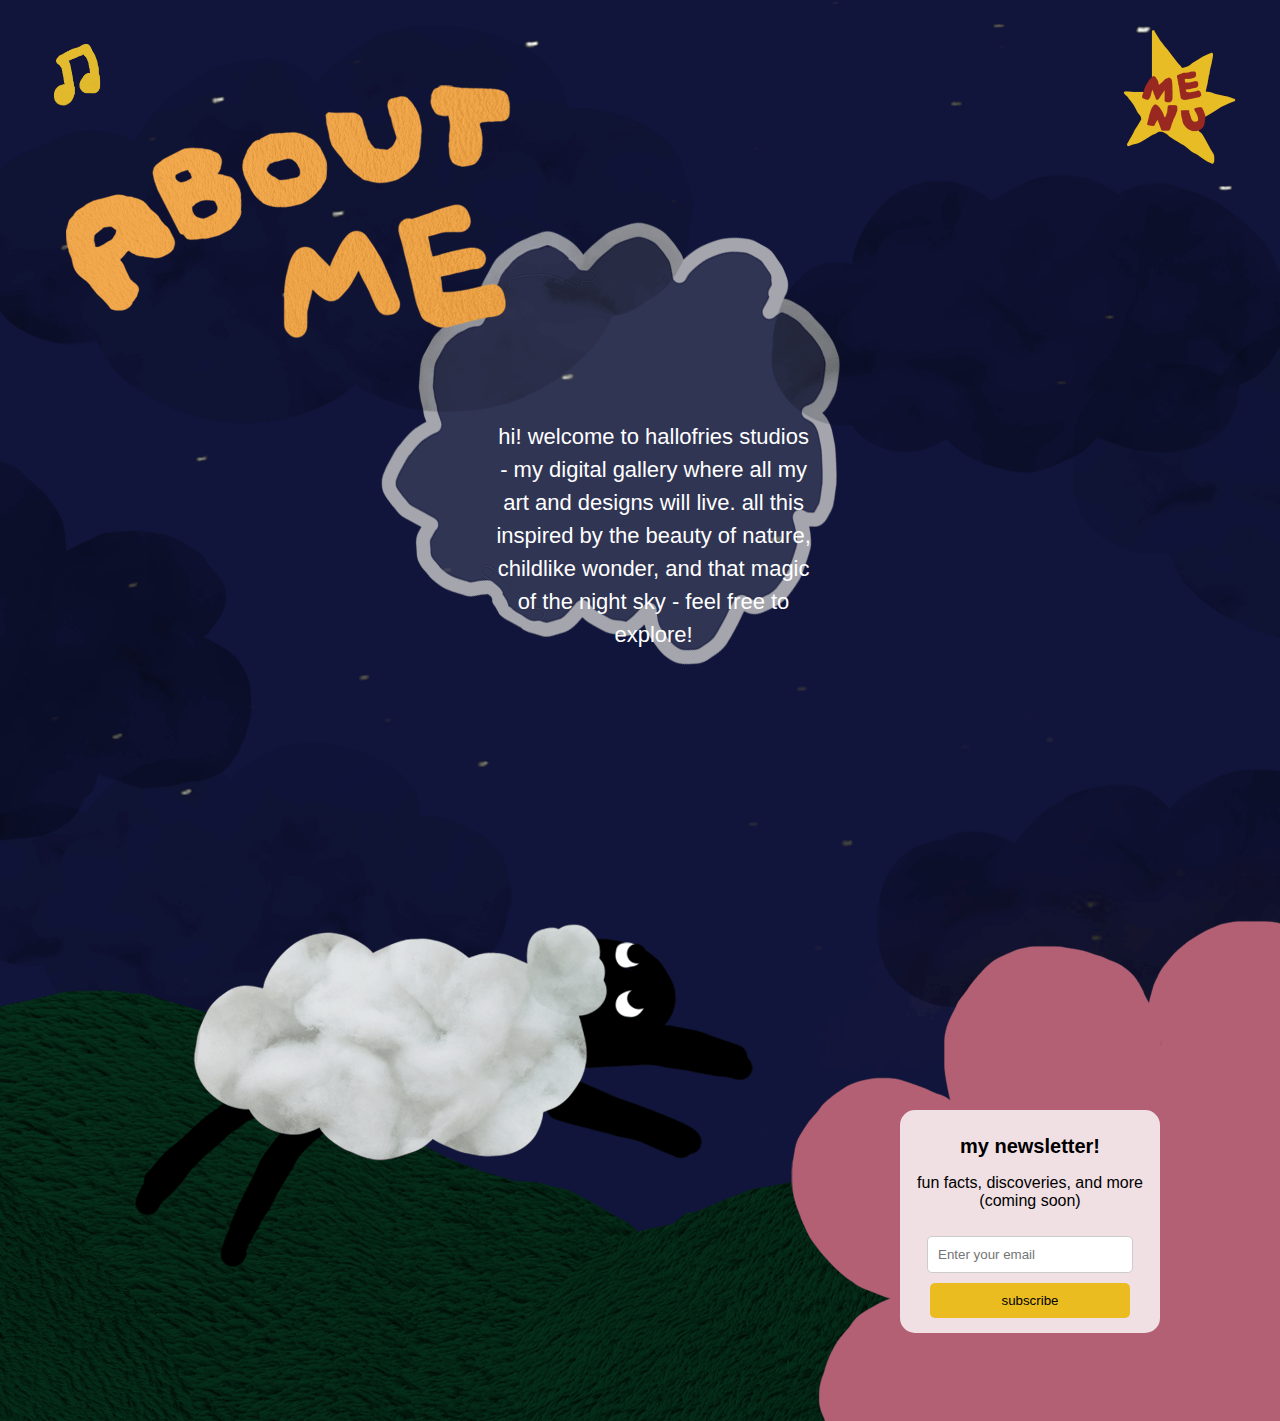
<file: aboutme.html>
<!DOCTYPE html>
<html lang="en">
<head>
    <meta charset="UTF-8">
    <meta name="viewport" content="width=device-width, initial-scale=1.0">
    <title>about</title>
    <link rel="stylesheet" href="aboutme.css">
    <link rel="icon" type="image/png" sizes="16x16" href="image/favicon-16.png">
<link rel="icon" type="image/png" sizes="32x32" href="image/favicon-32x32.png">
<link rel="icon" type="image/x-icon" href="image/favicon.ico">
<link rel="apple-touch-icon" href="image/apple-touch-icon.png">
<link rel="manifest" href="image/site.webmanifest">
</head>
<body>
    <div class="content">
        <p>hi! welcome to hallofries studios - my digital gallery where all my art and designs will live. all this inspired by the beauty of nature, childlike wonder, and that magic of the night sky - feel free to explore!</p>
    </div>

    <input type="checkbox" id="menu-toggle">
    <label class="toggle-button" for="menu-toggle">
        <img src="image/menu2.png" alt="Menu">
    </label>

    <div class="overlay-menu"></div>

    <div class="menu-item" id="home">
        <a href="index.html">
            <img src="image/home.png" alt="Home">
        </a>
    </div>

    <div class="menu-item" id="about">
        <a href="aboutme.html">
            <img src="image/about.png" alt="About">
        </a>
    </div>
    <div class="menu-item" id="portfolio">
        <a href="portf.html">
            <img src="image/portfolio.png" alt="Portfolio">
        </a>
    </div>
    <div class="menu-item" id="contact">
        <a href="contactme.html">
            <img src="image/contact.png" alt="Contact">
        </a>
    </div>


    <div class="sign-up-container">
        <h4>my newsletter!</h4>
        <p>fun facts, discoveries, and more (coming soon) </p>
        <form action="#">
            <input type="email" placeholder="Enter your email" required>
            <button type="submit">subscribe</button>
        </form>
    </div>

    <audio id="backgroundMusic" loop>
        <source src="image/night ambiance.mp3" type="audio/mpeg">
    </audio>

       <!-- Background music (planet.mp3) -->
     <audio id="backgroundMusic" loop>
        <source src="image/planet.mp3" type="audio/mpeg">
    </audio>

    <!-- Volume button with custom PNG -->
    <img src="image/musicnote.png" alt="Volume Button" id="volumeButton" />

    <script>
        document.addEventListener("DOMContentLoaded", function () {
            const backgroundMusic = document.getElementById("backgroundMusic");
            const volumeButton = document.getElementById("volumeButton");
            let isMuted = false;

            // Function to start background music
            function startMusic() {
                backgroundMusic.volume = 0.4;  // Set the volume of background music
                backgroundMusic.loop = true;   // Loop the background music
                backgroundMusic.play().then(() => {
                    console.log("Background music playing");
                }).catch(err => {
                    console.warn("Autoplay blocked or failed:", err);
                    alert("Please click on the page to play the background music.");
                });
            }

            // Play background music after the first user click
            document.body.addEventListener("click", () => {
                startMusic();
            }, { once: true });

            // Toggle volume (mute/unmute) when clicking the volume button
            volumeButton.addEventListener("click", () => {
                isMuted = !isMuted;
                backgroundMusic.muted = isMuted;
                
                // Change the image based on the mute status
                if (isMuted) {
                    volumeButton.src = 'image/musicnote-muted.png'; // Muted image
                } else {
                    volumeButton.src = 'image/musicnote.png'; // Unmuted image
                }
            });
        });
    </script>
       
    
</body>
</html>
</file>
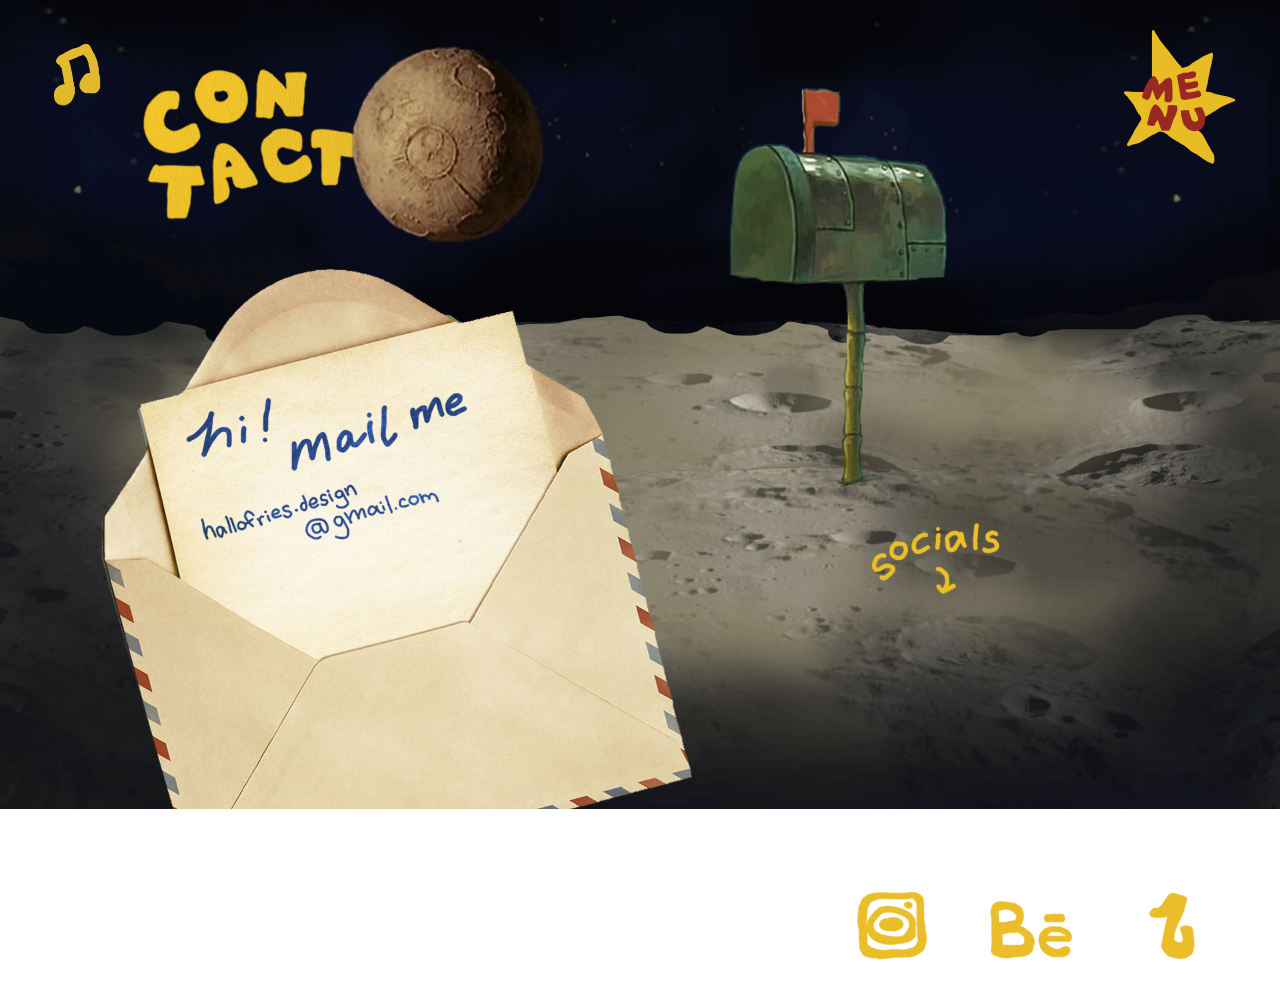
<file: contactme.html>
<!DOCTYPE html>
<html lang="en">
<head>
    <meta charset="UTF-8">
    <meta name="viewport" content="width=device-width, initial-scale=1.0">
    <title>contact</title>
    <link rel="stylesheet" href="contactme.css">
    <link rel="icon" type="image/png" sizes="16x16" href="image/favicon-16.png">
<link rel="icon" type="image/png" sizes="32x32" href="image/favicon-32x32.png">
<link rel="icon" type="image/x-icon" href="image/favicon.ico">
<link rel="apple-touch-icon" href="image/apple-touch-icon.png">
<link rel="manifest" href="image/site.webmanifest">
</head>

<body>
    <div class="moonmeteor"></div>

    <div class="social-media">
        <a href="https://www.instagram.com/cone01879/" target="_blank">
            <img src="image/instagram.png" alt="Instagram">
        </a>
        <a href="https://www.behance.net/hallofries" target="_blank">
            <img src="image/behance.png" alt="Behance">
        </a>
        <a href="https://www.tiktok.com/@hallofries" target="_blank">
            <img src="image/tiktok.png" alt="TikTok">
        </a>
    </div>

    <!-- MENIUUUUUU  -->

    <input type="checkbox" id="menu-toggle">
    <label for="menu-toggle" class="toggle-button">
        <img src="image/menu2.png" alt="Menu">
    </label>

    <div class="overlay"></div>

    <div class="menu-item" id="home">
        <a href="index.html">
            <img src="image/home.png" alt="Home">
        </a>
    </div>
    <div class="menu-item" id="about">
        <a href="aboutme.html">
            <img src="image/about.png" alt="About">
        </a>
    </div>
    <div class="menu-item" id="portfolio">
        <a href="portf.html">
            <img src="image/portfolio.png" alt="Portfolio">
        </a>
    </div>
    <div class="menu-item" id="contact">
        <a href="contactme.html">
            <img src="image/contact.png" alt="Contact">
        </a>
    </div>

     <!-- Background music (planet.mp3) -->
     <audio id="backgroundMusic" loop>
        <source src="image/planet.mp3" type="audio/mpeg">
    </audio>

    <!-- Volume button with custom PNG -->
    <img src="image/musicnote.png" alt="Volume Button" id="volumeButton" />

    <script>
        document.addEventListener("DOMContentLoaded", function () {
            const backgroundMusic = document.getElementById("backgroundMusic");
            const volumeButton = document.getElementById("volumeButton");
            let isMuted = false;

            // Function to start background music
            function startMusic() {
                backgroundMusic.volume = 0.3;  // Set the volume of background music
                backgroundMusic.loop = true;   // Loop the background music
                backgroundMusic.play().then(() => {
                    console.log("Background music playing");
                }).catch(err => {
                    console.warn("Autoplay blocked or failed:", err);
                    alert("Please click on the page to play the background music.");
                });
            }

            // Play background music after the first user click
            document.body.addEventListener("click", () => {
                startMusic();
            }, { once: true });

            // Toggle volume (mute/unmute) when clicking the volume button
            volumeButton.addEventListener("click", () => {
                isMuted = !isMuted;
                backgroundMusic.muted = isMuted;
                
                // Change the image based on the mute status
                if (isMuted) {
                    volumeButton.src = 'image/musicnote-muted.png'; // Muted image
                } else {
                    volumeButton.src = 'image/musicnote.png'; // Unmuted image
                }
            });
        });
    </script>
    
</body>
</html>
</file>
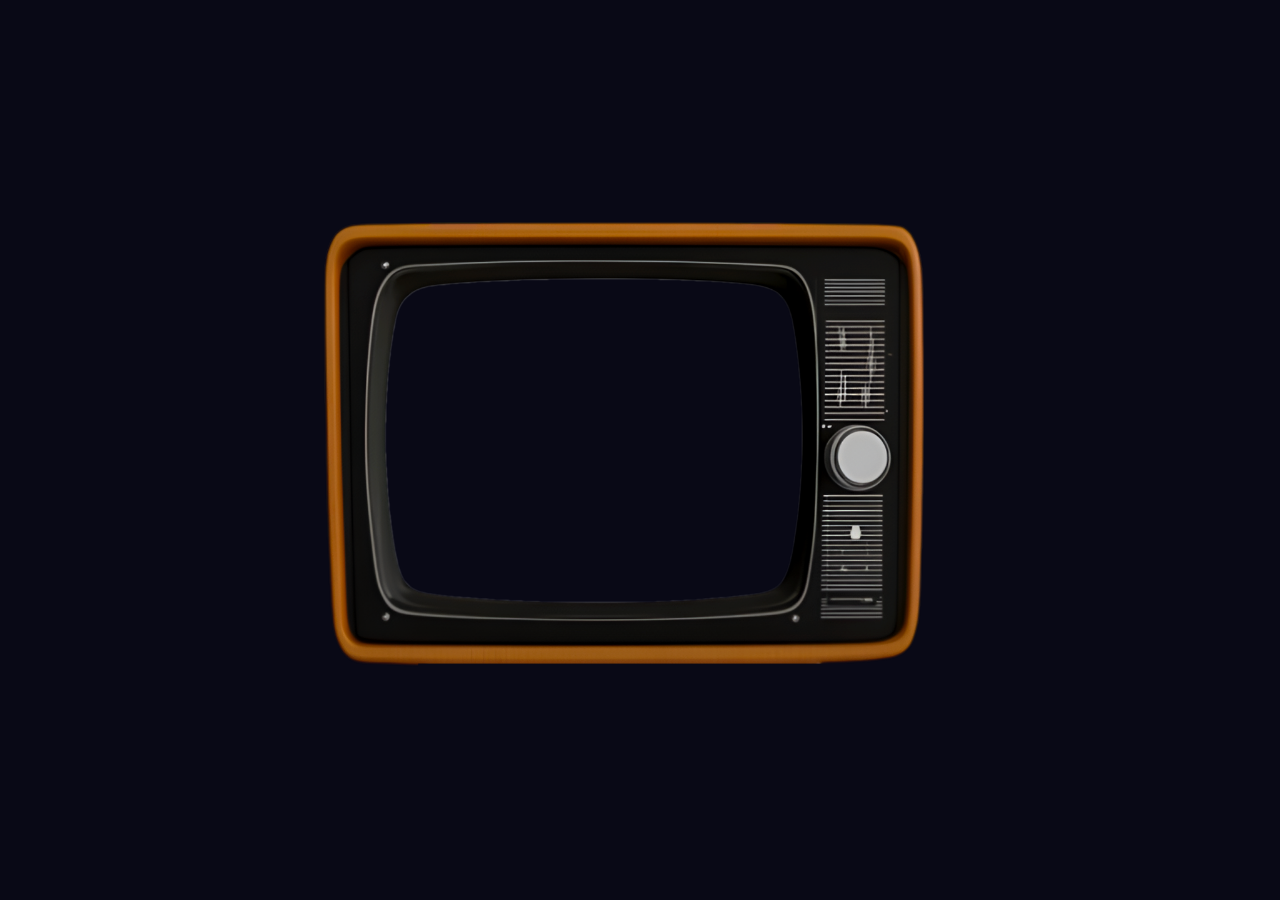
<file: tv.html>
<!DOCTYPE html>
<html lang="en">
<head>
  <meta charset="UTF-8">
  <meta name="viewport" content="width=device-width, initial-scale=1.0">
  <title>animacia</title>
  <style>
    body {
      margin: 0;
      font-family: Arial, sans-serif;
      background-color: #090916;
      background-size: cover;
      background-position: center;
      display: flex;
      justify-content: center;
      align-items: center;
      height: 100vh;
      overflow: hidden; 
    }

    .tv-container {
      position: relative;
      top: 9%;
      left: 5%;
      width: 80%;
      max-width: 800px;
    }

    .tv-frame {
      width: 80%;
      height: auto;
    }

    .video {
      position: absolute;
      top: 12%;
      left: 10%;
      width: 53%;
      height: 48%;
      border-radius: 70px;
      object-fit: cover;
      overflow: hidden; 
    }
  </style>
</head>
<body>
  <div class="tv-container">
    <img src="image/tele.png" alt="tvframe" class="tv-frame">
    <iframe class="video"
      src="https://www.youtube.com/embed/r2K3XSlOptQ?si=UwciXxgAzA9wAEzP"
      title="YouTube video player"
      frameborder="0"
      allow="accelerometer; autoplay; clipboard-write; encrypted-media; gyroscope; picture-in-picture; web-share"
      referrerpolicy="strict-origin-when-cross-origin"
      allowfullscreen>
    </iframe>
  </div>
</body>
</html>
</file>
<file: aboutme.css>
body {
    font-family: Arial, sans-serif;
    background-color: #0f0f3d;
    background: url('image/bg2.png') no-repeat;
    background-size: cover;
    min-height: 1421px;
    overflow-y: scroll;
    background-repeat: no-repeat;
    width: 100%;
    height: 100%;
    background-position: center center;
    text-align: center;
    margin: auto;
    padding: 0;
}

.content {
    z-index: 2;
    width: 360px;
    height: 360px;
    padding: 20px;
    border-radius: 10px;
    position: absolute;
    top: 42%;
    left: 37%;
    box-sizing: border-box;
}

.content p {
    font-size: 22px;
    line-height: 1.5;
    color: white;
}

.menu-item {
    position: fixed;
    transform: scale(0);
    opacity: 0;
    transition: transform 0.5s ease, opacity 0.5s ease;
    z-index: 10;
}

.menu-item img {
    width: 380px;
    height: 380px;
    cursor: pointer;
    transition: transform 0.3s;
}

.menu-item img:hover {
    transform: rotate(10deg) scale(1.1);
}

#home {
    top: 50vh;
    left: 40vw;
}

#about {
    top: 30vh;
    left: 15vw;
}

#portfolio {
    top: 5vh;
    left: 35vw;
}

#contact {
    top: 20vh;
    left: 55vw;
}

#menu-toggle:checked ~ .menu-item {
    opacity: 1;
    transform: scale(1);
}

#menu-toggle {
    display: none;
}

.toggle-button {
    position: fixed;
    top: 20px;
    right: 2%;
    width: 150px;
    height: 150px;
    cursor: pointer;
    z-index: 11;
}

.toggle-button img {
    width: 100%;
    height: 100%;
    object-fit: contain;
    transition: transform 0.3s;
}

.toggle-button img:hover {
    transform: rotate(40deg) scale(1.2);
}

.overlay-menu {
    position: fixed;
    top: 0;
    left: 0;
    width: 100%;
    height: 100%;
    background-color: rgba(0, 0, 0, 0);
    z-index: 9;
    pointer-events: none;
    transition: background-color 0.5s ease;
}

#menu-toggle:checked ~ .overlay-menu {
    background-color: rgba(0, 0, 0, 0.5);
    pointer-events: all;
}

.sign-up-container {
    position: absolute;
    top: 1110px;
    right: 120px;
    background-color: rgba(255, 255, 255, 0.8);
    border-radius: 15px;
    padding: 15px;
    width: 230px;
    text-align: center;
    z-index: 5;
}

.sign-up-container h4 {
    margin: 10px 0;
    font-size: 20px;
}

.sign-up-container input {
    width: 80%;
    padding: 10px;
    margin: 10px 0;
    border-radius: 5px;
    border: 1px solid #ccc;
}

.sign-up-container button {
    width: 87%;
    padding: 10px;
    background-color: #ebbc20;
    color: rgb(0, 0, 0);
    border: none;
    border-radius: 5px;
    cursor: pointer;
}

.sign-up-container button:hover {
    background-color: #d15913;
}

        /* Volume button styling */
        #volumeButton {
            position: fixed;
            top: 30px; /* Adjust this for positioning */
            left: 30px; /* Adjust this for positioning */
            width: 100px; /* Size of the button */
            height: auto; /* Size of the button */
            cursor: pointer;
            z-index: 100; /* Ensures it stays on top */
            transition: transform 0.3s;
        }
        #volumeButton:hover {
          transform: rotate(20deg) scale(1.2);
        }
</file>
<file: contactme.css>
html, body {
            margin: 0;
            padding: 0;
            width: 100%;
            min-height: 100vh;
            overflow-x: hidden;
        }

        body {
            font-family: Arial, sans-serif;
            background-color: black;
            background: url("image/backgroundmail2.png") no-repeat top center;
            background-size: 100% auto;
            background-attachment: scroll;
            position: relative;
            padding-bottom: 100px;
        }

       
        .toggle-button {
            position: fixed;
            top: 20px;
            right: 2%;
            width: 150px;
            height: 150px;
            cursor: pointer;
            z-index: 11;
            transition: transform 0.3s;
        }

        .toggle-button img {
            width: 100%;
            height: 100%;
            object-fit: contain;
        }

        .toggle-button:hover {
            transform: rotate(40deg) scale(1.2);
        }

        
        #menu-toggle {
            display: none;
        }

        
        .overlay {
            position: fixed;
            top: 0;
            left: 0;
            width: 100%;
            height: 100%;
            background-color: rgba(0, 0, 0, 0);
            z-index: 9;
            transition: background-color 0.5s ease;
            pointer-events: none;
        }

        #menu-toggle:checked ~ .overlay {
            background-color: rgba(0, 0, 0, 0.5);
            pointer-events: all;
        }

        .menu-item {
            position: fixed;
            transform: scale(0) rotate(0);
            opacity: 0;
            transition: transform 0.5s ease, opacity 0.5s ease;
            z-index: 10;
        }

        .menu-item img {
            width: 380px;
            height: 380px;
            cursor: pointer;
            transition: transform 0.3s;
        }

        .menu-item img:hover {
            transform: rotate(10deg) scale(1.1);
        }

        #home { top: 50vh; left: 40vw; }
        #about { top: 30vh; left: 15vw; }
        #portfolio { top: 5vh; left: 35vw; }
        #contact { top: 20vh; left: 55vw; }

        #menu-toggle:checked ~ .menu-item {
            opacity: 1;
            transform: scale(1);
        }

       
        .social-media {
            position: absolute;
            bottom: 1%;
            left: 65%;
            display: flex;
            gap: 20px;
        }

        .social-media img {
            width: 120px;
            height: 120px;
            cursor: pointer;
            transition: transform 0.3s;
        }

        .social-media img:hover {
            transform: scale(1.1);
        }

      
        .moonmeteor {
            position: absolute;
            top: 2%;
            left: 22.5%;
            width: 25%;
            height: 25%;
            background: url('image/meteor.png') no-repeat center center;
            background-size: contain;
            transition: opacity 0.7s, transform 0.7s ease-in-out;
            transform-origin: center center;
        }

        .moonmeteor:hover {
            transform: rotate(360deg);
        }

           /* Volume button styling */
      #volumeButton {
        position: fixed;
        top: 30px; /* Adjust this for positioning */
        left: 30px; /* Adjust this for positioning */
        width: 100px; /* Size of the button */
        height: auto; /* Size of the button */
        cursor: pointer;
        z-index: 100; /* Ensures it stays on top */
        transition: transform 0.3s;
    }
    #volumeButton:hover {
      transform: rotate(20deg) scale(1.2);
  }
</file>
